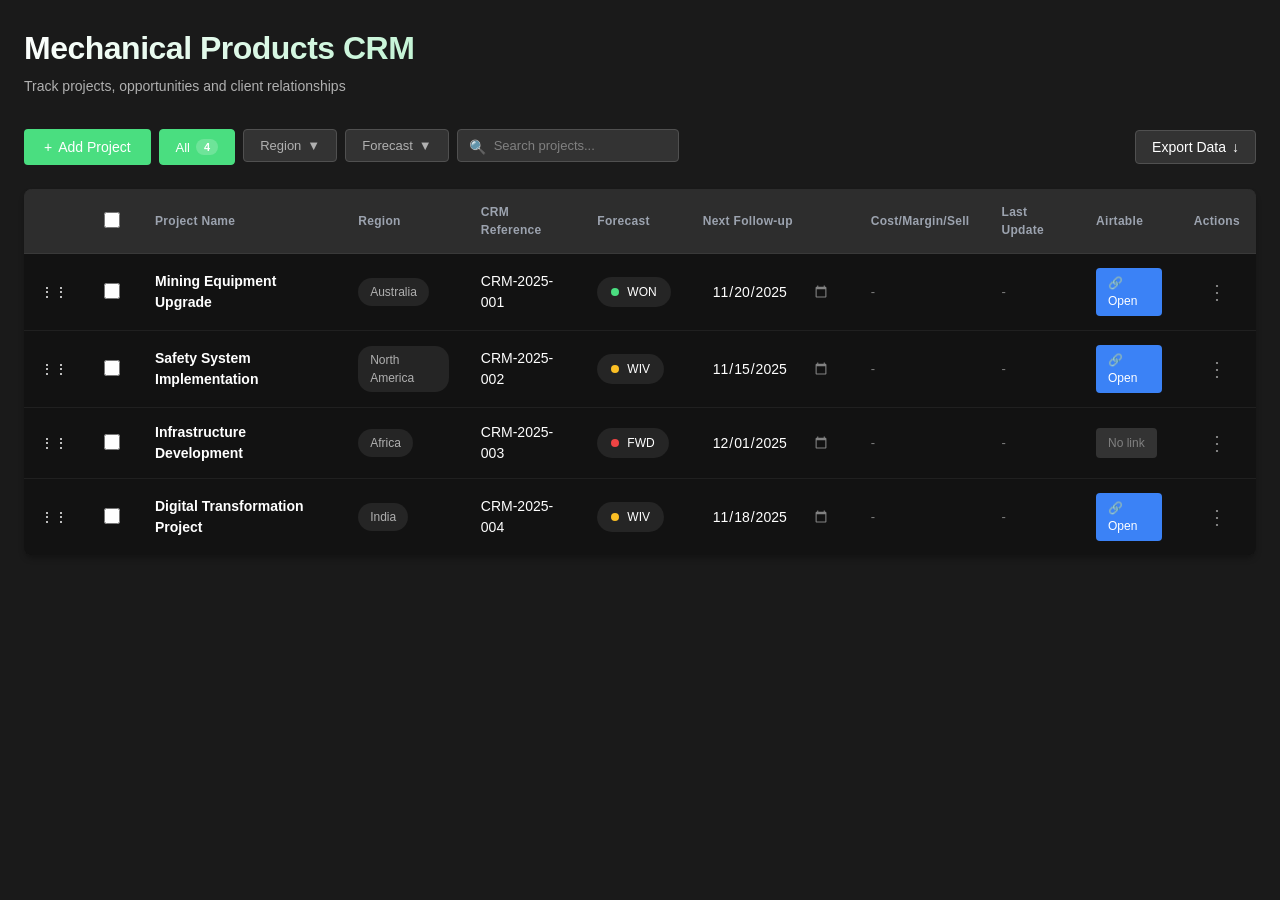
<file: crm-table.html>
<!DOCTYPE html>
<html lang="en">
<head>
    <meta charset="UTF-8">
    <meta name="viewport" content="width=device-width, initial-scale=1.0">
    <title>CRM Projects Table</title>
    <link rel="stylesheet" href="dashboard-styles.css">
    <style>
        .page-header {
            margin-bottom: 32px;
        }

        .page-title {
            font-size: 32px;
            font-weight: 700;
            color: var(--text-primary);
            margin: 0 0 4px 0;
            letter-spacing: -0.5px;
            background: linear-gradient(135deg, var(--text-primary) 0%, var(--accent-success) 100%);
            -webkit-background-clip: text;
            -webkit-text-fill-color: transparent;
            background-clip: text;
        }

        .page-subtitle {
            font-size: 14px;
            color: var(--text-secondary);
            margin: 0;
            font-weight: 400;
        }

        .brand-highlight {
            color: var(--accent-success);
        }

        .form-card {
            background-color: var(--bg-card);
            border-radius: var(--radius-md);
            padding: var(--spacing-lg);
            margin-bottom: var(--spacing-xl);
            box-shadow: var(--shadow-md);
        }

        .form-title {
            font-size: 18px;
            font-weight: 600;
            color: var(--text-primary);
            margin: 0 0 var(--spacing-lg) 0;
        }

        .form-grid {
            display: grid;
            grid-template-columns: repeat(auto-fit, minmax(250px, 1fr));
            gap: var(--spacing-md);
            margin-bottom: var(--spacing-lg);
        }

        .form-group {
            display: flex;
            flex-direction: column;
            gap: 8px;
        }

        .form-label {
            font-size: 14px;
            font-weight: 500;
            color: var(--text-secondary);
        }

        .form-input,
        .form-select {
            padding: 10px 12px;
            background-color: var(--bg-elevated);
            border: 1px solid var(--border-medium);
            border-radius: var(--radius-sm);
            color: var(--text-primary);
            font-size: 14px;
            font-family: var(--font-family);
            transition: all 0.2s;
        }

        .form-input:focus,
        .form-select:focus {
            outline: none;
            border-color: var(--accent-success);
            background-color: var(--bg-secondary);
        }

        .form-input::placeholder {
            color: var(--text-tertiary);
        }

        .form-actions {
            display: flex;
            gap: var(--spacing-sm);
            justify-content: flex-end;
        }

        .btn {
            padding: 10px 20px;
            border-radius: var(--radius-sm);
            font-size: 14px;
            font-weight: 500;
            cursor: pointer;
            transition: all 0.2s;
            border: none;
            font-family: var(--font-family);
        }

        .btn-primary {
            background-color: var(--accent-success);
            color: white;
        }

        .btn-primary:hover {
            background-color: var(--accent-success-dark);
        }

        .btn-secondary {
            background-color: var(--bg-elevated);
            color: var(--text-primary);
            border: 1px solid var(--border-medium);
        }

        .btn-secondary:hover {
            background-color: var(--hover-overlay);
        }

        .link-button {
            display: inline-flex;
            align-items: center;
            gap: 4px;
            padding: 6px 12px;
            background-color: var(--accent-info);
            color: white;
            border-radius: var(--radius-sm);
            font-size: 12px;
            font-weight: 500;
            text-decoration: none;
            transition: all 0.2s;
        }

        .link-button:hover {
            background-color: #2563eb;
            transform: translateY(-1px);
        }

        .link-button.disabled {
            background-color: var(--bg-elevated);
            color: var(--text-tertiary);
            pointer-events: none;
        }

        .editable-date {
            background-color: transparent;
            border: 1px solid transparent;
            padding: 4px 8px;
            border-radius: var(--radius-sm);
            color: var(--text-primary);
            font-size: 14px;
            font-weight: 400;
            font-family: var(--font-family);
            cursor: pointer;
            transition: all 0.2s;
        }

        .editable-date:hover {
            background-color: var(--hover-overlay);
            border-color: var(--border-medium);
        }

        .editable-date:focus {
            outline: none;
            border-color: var(--accent-success);
            background-color: var(--bg-elevated);
        }

        /* Style the calendar icon */
        .editable-date::-webkit-calendar-picker-indicator {
            filter: invert(0.7);
            opacity: 0.7;
            cursor: pointer;
        }

        .editable-date::-webkit-calendar-picker-indicator:hover {
            opacity: 1;
        }

        .forecast-badge {
            display: inline-flex;
            align-items: center;
            gap: 8px;
            padding: 6px 14px;
            border-radius: 16px;
            font-size: 12px;
            font-weight: 500;
            background-color: rgba(255, 255, 255, 0.08);
            color: var(--text-primary);
        }

        .forecast-badge::before {
            content: "";
            display: inline-block;
            width: 8px;
            height: 8px;
            border-radius: 50%;
        }

        .forecast-won::before {
            background-color: var(--accent-success);
        }

        .forecast-wiv::before {
            background-color: var(--accent-warning);
        }

        .forecast-fwd::before {
            background-color: var(--accent-error);
        }

        .forecast-badge {
            cursor: pointer;
            position: relative;
        }

        .forecast-badge:hover {
            background-color: rgba(255, 255, 255, 0.12);
        }

        /* Forecast Dropdown */
        .forecast-dropdown-menu {
            display: none;
            position: absolute;
            top: calc(100% + 4px);
            left: 0;
            background-color: var(--bg-card);
            border: 1px solid var(--border-medium);
            border-radius: var(--radius-sm);
            box-shadow: var(--shadow-lg);
            min-width: 140px;
            z-index: 100;
            padding: 4px;
        }

        .forecast-dropdown-menu.show {
            display: block;
        }

        .forecast-option {
            padding: 8px 12px;
            color: var(--text-primary);
            font-size: 13px;
            cursor: pointer;
            border-radius: var(--radius-sm);
            transition: background-color 0.2s;
            display: flex;
            align-items: center;
            gap: 8px;
        }

        .forecast-option:hover {
            background-color: var(--hover-overlay);
        }

        .forecast-option::before {
            content: "";
            display: inline-block;
            width: 8px;
            height: 8px;
            border-radius: 50%;
        }

        .forecast-option[data-forecast="WON"]::before {
            background-color: var(--accent-success);
        }

        .forecast-option[data-forecast="WIV"]::before {
            background-color: var(--accent-warning);
        }

        .forecast-option[data-forecast="FWD"]::before {
            background-color: var(--accent-error);
        }

        .region-badge {
            display: inline-block;
            padding: 5px 12px;
            border-radius: 14px;
            font-size: 12px;
            font-weight: 500;
            background-color: rgba(255, 255, 255, 0.08);
            color: var(--text-secondary);
        }

        .empty-state {
            text-align: center;
            padding: 48px 24px;
            color: var(--text-tertiary);
        }

        .empty-state-icon {
            font-size: 48px;
            margin-bottom: 16px;
            opacity: 0.5;
        }

        .empty-state-text {
            font-size: 16px;
            margin-bottom: 8px;
        }

        .empty-state-subtext {
            font-size: 14px;
        }

        .table-stats {
            display: flex;
            gap: var(--spacing-md);
            margin-bottom: var(--spacing-md);
            padding: 0 var(--spacing-lg);
        }

        .stat-item {
            font-size: 14px;
            color: var(--text-secondary);
        }

        .stat-value {
            font-weight: 600;
            color: var(--text-primary);
        }

        /* Enhanced Table Styling */
        .data-table {
            background-color: #121212;
        }

        .data-table thead {
            background-color: rgba(255, 255, 255, 0.06);
        }

        .data-table thead tr {
            background-color: rgba(255, 255, 255, 0.06);
        }

        .data-table th {
            padding: 14px 16px;
            font-size: 12px;
            font-weight: 600;
            color: #9ca3af;
            text-transform: none;
            letter-spacing: 0.3px;
            border-bottom: 1px solid rgba(255, 255, 255, 0.06);
        }

        .data-table tbody {
            background-color: #121212;
        }

        .data-table tbody tr {
            background-color: #121212;
            border-bottom: 1px solid rgba(255, 255, 255, 0.06);
        }

        .data-table tbody tr:hover {
            background-color: #1a1a1a;
        }

        .data-table td {
            padding: 14px 16px;
            font-size: 14px;
            color: var(--text-primary);
        }

        .data-table tbody tr:last-child {
            border-bottom: none;
        }

        .cell-drag-handle {
            width: 40px;
            color: var(--text-tertiary);
            font-size: 18px;
            cursor: grab;
            user-select: none;
            text-align: center;
        }

        .cell-checkbox {
            width: 48px;
        }

        .more-options-button {
            color: var(--text-tertiary);
            font-size: 20px;
            padding: 6px;
            line-height: 1;
        }

        .data-table td strong {
            font-weight: 600;
            color: var(--text-primary);
        }

        /* Consistent font for specific columns */
        .data-table td {
            font-size: 14px;
            font-weight: 400;
        }

        .editable-date {
            font-size: 14px;
            font-weight: 400;
        }

        /* Filter Buttons */
        .filter-section {
            display: flex;
            justify-content: space-between;
            align-items: center;
            margin-bottom: var(--spacing-lg);
        }

        .filter-buttons {
            display: flex;
            gap: var(--spacing-sm);
        }

        .filter-btn {
            padding: 8px 16px;
            background-color: var(--bg-elevated);
            border: 1px solid var(--border-medium);
            border-radius: var(--radius-sm);
            color: var(--text-secondary);
            cursor: pointer;
            font-size: 13px;
            font-weight: 500;
            transition: all 0.2s;
            display: flex;
            align-items: center;
            gap: 6px;
        }

        .filter-btn:hover {
            background-color: var(--hover-overlay);
            color: var(--text-primary);
        }

        .filter-btn.active {
            background-color: var(--accent-success);
            border-color: var(--accent-success);
            color: white;
        }

        .filter-count {
            display: inline-block;
            padding: 2px 8px;
            background-color: rgba(0, 0, 0, 0.2);
            border-radius: 10px;
            font-size: 11px;
            font-weight: 600;
        }

        .filter-btn.active .filter-count {
            background-color: rgba(255, 255, 255, 0.2);
        }

        .table-header-actions {
            display: flex;
            gap: var(--spacing-sm);
        }

        /* Search Bar */
        .search-bar {
            position: relative;
            flex: 1;
            max-width: 300px;
        }

        .search-input {
            width: 100%;
            padding: 8px 16px 8px 36px;
            background-color: var(--bg-elevated);
            border: 1px solid var(--border-medium);
            border-radius: var(--radius-sm);
            color: var(--text-primary);
            font-size: 13px;
            font-family: var(--font-family);
            transition: all 0.2s;
        }

        .search-input:focus {
            outline: none;
            border-color: var(--accent-success);
            background-color: var(--bg-secondary);
        }

        .search-input::placeholder {
            color: var(--text-tertiary);
        }

        .search-icon {
            position: absolute;
            left: 12px;
            top: 50%;
            transform: translateY(-50%);
            color: var(--text-tertiary);
            font-size: 14px;
            pointer-events: none;
        }

        /* Dropdown Filter */
        .filter-dropdown {
            position: relative;
        }

        .dropdown-menu {
            display: none;
            position: absolute;
            top: calc(100% + 4px);
            left: 0;
            background-color: var(--bg-card);
            border: 1px solid var(--border-medium);
            border-radius: var(--radius-sm);
            box-shadow: var(--shadow-lg);
            min-width: 180px;
            z-index: 100;
            padding: 4px;
        }

        .dropdown-menu.show {
            display: block;
        }

        .dropdown-item {
            padding: 8px 12px;
            color: var(--text-primary);
            font-size: 13px;
            cursor: pointer;
            border-radius: var(--radius-sm);
            transition: background-color 0.2s;
            display: flex;
            align-items: center;
            justify-content: space-between;
        }

        .dropdown-item:hover {
            background-color: var(--hover-overlay);
        }

        .dropdown-item.active {
            background-color: var(--active-overlay);
            color: var(--accent-success);
        }

        .dropdown-item .checkmark {
            color: var(--accent-success);
            font-size: 14px;
        }

        .filter-btn.has-selection {
            border-color: var(--accent-success);
        }

        /* Modal Styles */
        .modal {
            display: none;
            position: fixed;
            z-index: 1000;
            left: 0;
            top: 0;
            width: 100%;
            height: 100%;
            background-color: rgba(0, 0, 0, 0.7);
            backdrop-filter: blur(4px);
            animation: fadeIn 0.2s ease-out;
        }

        .modal.show {
            display: flex;
            justify-content: center;
            align-items: center;
        }

        .modal-content {
            background-color: var(--bg-card);
            border-radius: var(--radius-lg);
            padding: 0;
            max-width: 700px;
            width: 90%;
            max-height: 90vh;
            overflow-y: auto;
            box-shadow: 0 20px 60px rgba(0, 0, 0, 0.5);
            animation: slideUp 0.3s ease-out;
        }

        .modal-header {
            padding: var(--spacing-lg);
            border-bottom: 1px solid var(--border-subtle);
            display: flex;
            justify-content: space-between;
            align-items: center;
        }

        .modal-title {
            font-size: 20px;
            font-weight: 600;
            color: var(--text-primary);
            margin: 0;
        }

        .modal-close {
            background: none;
            border: none;
            color: var(--text-secondary);
            font-size: 28px;
            cursor: pointer;
            padding: 0;
            width: 32px;
            height: 32px;
            display: flex;
            align-items: center;
            justify-content: center;
            border-radius: var(--radius-sm);
            transition: all 0.2s;
            line-height: 1;
        }

        .modal-close:hover {
            background-color: var(--hover-overlay);
            color: var(--text-primary);
        }

        .modal-body {
            padding: var(--spacing-lg);
        }

        @keyframes fadeIn {
            from {
                opacity: 0;
            }
            to {
                opacity: 1;
            }
        }

        @keyframes slideUp {
            from {
                opacity: 0;
                transform: translateY(20px);
            }
            to {
                opacity: 1;
                transform: translateY(0);
            }
        }

        @keyframes slideInRight {
            from {
                opacity: 0;
                transform: translateX(100px);
            }
            to {
                opacity: 1;
                transform: translateX(0);
            }
        }

        @keyframes slideOutRight {
            from {
                opacity: 1;
                transform: translateX(0);
            }
            to {
                opacity: 0;
                transform: translateX(100px);
            }
        }

        .btn-add-project {
            padding: 10px 20px;
            background-color: var(--accent-success);
            color: white;
            border: none;
            border-radius: var(--radius-sm);
            font-size: 14px;
            font-weight: 500;
            cursor: pointer;
            transition: all 0.2s;
            display: flex;
            align-items: center;
            gap: 6px;
        }

        .btn-add-project:hover {
            background-color: var(--accent-success-dark);
            transform: translateY(-1px);
        }

        .page-header {
            margin-bottom: 32px;
        }
    </style>
</head>
<body>
    <div class="dashboard-container" style="padding: 24px; max-width: 1600px; margin: 0 auto;">
        
        <!-- Page Header -->
        <div class="page-header">
            <h1 class="page-title">Mechanical Products CRM</h1>
            <p class="page-subtitle">Track projects, opportunities and client relationships</p>
        </div>

        <!-- Add Project Modal -->
        <div id="addProjectModal" class="modal">
            <div class="modal-content">
                <div class="modal-header">
                    <h2 class="modal-title">Add New Project</h2>
                    <button class="modal-close" onclick="closeModal()">&times;</button>
                </div>
                <div class="modal-body">
                    <form id="addProjectForm">
                <div class="form-grid">
                    <div class="form-group">
                        <label class="form-label" for="projectName">Project Name *</label>
                        <input 
                            type="text" 
                            id="projectName" 
                            class="form-input" 
                            placeholder="Enter project name"
                            required
                        >
                    </div>

                    <div class="form-group">
                        <label class="form-label" for="region">Region *</label>
                        <select id="region" class="form-select" required>
                            <option value="">Select region...</option>
                            <option value="Africa">Africa</option>
                            <option value="North America">North America</option>
                            <option value="South America">South America</option>
                            <option value="Australia">Australia</option>
                            <option value="India">India</option>
                        </select>
                    </div>

                    <div class="form-group">
                        <label class="form-label" for="crmReference">CRM Reference *</label>
                        <input 
                            type="text" 
                            id="crmReference" 
                            class="form-input" 
                            placeholder="e.g., CRM-2025-001"
                            required
                        >
                    </div>

                    <div class="form-group">
                        <label class="form-label" for="forecast">Forecast *</label>
                        <select id="forecast" class="form-select" required>
                            <option value="">Select forecast...</option>
                            <option value="WON">WON - Won</option>
                            <option value="WIV">WIV - Work in View</option>
                            <option value="FWD">FWD - Forward</option>
                        </select>
                    </div>

                    <div class="form-group">
                        <label class="form-label" for="followUpDate">Next Follow-up Date</label>
                        <input 
                            type="date" 
                            id="followUpDate" 
                            class="form-input"
                        >
                    </div>

                    <div class="form-group">
                        <label class="form-label" for="airtableLink">Airtable Link</label>
                        <input 
                            type="url" 
                            id="airtableLink" 
                            class="form-input" 
                            placeholder="https://airtable.com/..."
                        >
                    </div>
                </div>

                        <div class="form-actions">
                            <button type="button" class="btn btn-secondary" onclick="resetForm()">Clear</button>
                            <button type="submit" class="btn btn-primary">Add Project</button>
                        </div>
                    </form>
                </div>
            </div>
        </div>

        <!-- Filter Section -->
        <div class="filter-section">
            <div class="filter-buttons">
                <button class="btn-add-project" onclick="openModal()">
                    <span>+</span> Add Project
                </button>
                <button class="filter-btn active" data-filter="all">
                    All
                    <span class="filter-count" id="allCount">0</span>
                </button>
                
                <!-- Region Filter -->
                <div class="filter-dropdown">
                    <button class="filter-btn" id="regionFilterBtn" onclick="toggleDropdown('regionDropdown')">
                        Region <span>▼</span>
                    </button>
                    <div class="dropdown-menu" id="regionDropdown">
                        <div class="dropdown-item active" data-value="all" onclick="selectRegion('all')">
                            All Regions
                            <span class="checkmark">✓</span>
                        </div>
                        <div class="dropdown-item" data-value="Africa" onclick="selectRegion('Africa')">
                            Africa
                        </div>
                        <div class="dropdown-item" data-value="North America" onclick="selectRegion('North America')">
                            North America
                        </div>
                        <div class="dropdown-item" data-value="South America" onclick="selectRegion('South America')">
                            South America
                        </div>
                        <div class="dropdown-item" data-value="Australia" onclick="selectRegion('Australia')">
                            Australia
                        </div>
                        <div class="dropdown-item" data-value="India" onclick="selectRegion('India')">
                            India
                        </div>
                    </div>
                </div>

                <!-- Forecast Filter -->
                <div class="filter-dropdown">
                    <button class="filter-btn" id="forecastFilterBtn" onclick="toggleDropdown('forecastDropdown')">
                        Forecast <span>▼</span>
                    </button>
                    <div class="dropdown-menu" id="forecastDropdown">
                        <div class="dropdown-item active" data-value="all" onclick="selectForecast('all')">
                            All Forecasts
                            <span class="checkmark">✓</span>
                        </div>
                        <div class="dropdown-item" data-value="WON" onclick="selectForecast('WON')">
                            WON
                        </div>
                        <div class="dropdown-item" data-value="WIV" onclick="selectForecast('WIV')">
                            WIV
                        </div>
                        <div class="dropdown-item" data-value="FWD" onclick="selectForecast('FWD')">
                            FWD
                        </div>
                    </div>
                </div>

                <!-- Search Bar -->
                <div class="search-bar">
                    <span class="search-icon">🔍</span>
                    <input 
                        type="text" 
                        class="search-input" 
                        id="searchInput" 
                        placeholder="Search projects..."
                        oninput="searchProjects()"
                    >
                </div>
            </div>
            <div class="table-header-actions">
                <button class="action-button">
                    Export Data <span>↓</span>
                </button>
            </div>
        </div>

        <!-- Projects Table -->
        <section class="table-container">
            <div id="tableWrapper">
                <table class="data-table" id="projectsTable">
                    <thead>
                        <tr>
                            <th class="cell-drag-handle"></th>
                            <th class="cell-checkbox">
                                <input type="checkbox" id="selectAll" aria-label="Select all rows">
                            </th>
                            <th>Project Name</th>
                            <th>Region</th>
                            <th>CRM Reference</th>
                            <th>Forecast</th>
                            <th>Next Follow-up</th>
                            <th>Cost/Margin/Sell</th>
                            <th>Last Update</th>
                            <th>Airtable</th>
                            <th>Actions</th>
                        </tr>
                    </thead>
                    <tbody id="projectsTableBody">
                        <!-- Rows will be dynamically added here -->
                    </tbody>
                </table>

                <!-- Empty State -->
                <div id="emptyState" class="empty-state">
                    <div class="empty-state-icon">📋</div>
                    <div class="empty-state-text">No projects yet</div>
                    <div class="empty-state-subtext">Add your first project using the form above</div>
                </div>
            </div>
        </section>
    </div>

    <script>
        // Projects data store
        let projects = [];
        let projectIdCounter = 1;

        // Initialize
        document.addEventListener('DOMContentLoaded', function() {
            loadSampleData();
            renderTable();
            updateStats();
        });

        // Modal functions
        function openModal() {
            document.getElementById('addProjectModal').classList.add('show');
            document.body.style.overflow = 'hidden';
        }

        function closeModal() {
            document.getElementById('addProjectModal').classList.remove('show');
            document.body.style.overflow = 'auto';
        }

        // Close modal on background click
        document.getElementById('addProjectModal').addEventListener('click', function(e) {
            if (e.target === this) {
                closeModal();
            }
        });

        // Close modal on Escape key
        document.addEventListener('keydown', function(e) {
            if (e.key === 'Escape') {
                closeModal();
            }
        });

        // Form submission
        document.getElementById('addProjectForm').addEventListener('submit', function(e) {
            e.preventDefault();
            
            const project = {
                id: projectIdCounter++,
                name: document.getElementById('projectName').value,
                region: document.getElementById('region').value,
                crmReference: document.getElementById('crmReference').value,
                forecast: document.getElementById('forecast').value,
                followUpDate: document.getElementById('followUpDate').value,
                airtableLink: document.getElementById('airtableLink').value,
                costMarginSell: '',
                lastUpdate: '',
                actions: ''
            };

            projects.push(project);
            renderTable();
            updateStats();
            resetForm();
            closeModal();
            
            // Show success feedback
            showNotification('Project added successfully!');
        });

        // Simple notification function
        function showNotification(message) {
            // You can replace this with a better notification system
            const notification = document.createElement('div');
            notification.textContent = message;
            notification.style.cssText = `
                position: fixed;
                top: 20px;
                right: 20px;
                background-color: var(--accent-success);
                color: white;
                padding: 12px 20px;
                border-radius: 8px;
                box-shadow: 0 4px 12px rgba(0, 0, 0, 0.3);
                z-index: 2000;
                animation: slideInRight 0.3s ease-out;
            `;
            document.body.appendChild(notification);
            
            setTimeout(() => {
                notification.style.animation = 'slideOutRight 0.3s ease-out';
                setTimeout(() => notification.remove(), 300);
            }, 3000);
        }

        // Reset form
        function resetForm() {
            document.getElementById('addProjectForm').reset();
        }

        // Render table
        function renderTable() {
            const tbody = document.getElementById('projectsTableBody');
            const emptyState = document.getElementById('emptyState');
            
            if (projects.length === 0) {
                emptyState.style.display = 'block';
                tbody.innerHTML = '';
                return;
            }

            emptyState.style.display = 'none';
            
            tbody.innerHTML = projects.map(project => `
                <tr data-id="${project.id}">
                    <td class="cell-drag-handle">⋮⋮</td>
                    <td class="cell-checkbox">
                        <input type="checkbox" aria-label="Select row">
                    </td>
                    <td><strong>${escapeHtml(project.name)}</strong></td>
                    <td><span class="region-badge">${escapeHtml(project.region)}</span></td>
                    <td>${escapeHtml(project.crmReference)}</td>
                    <td>
                        <div style="position: relative; display: inline-block;">
                            <span class="forecast-badge forecast-${project.forecast.toLowerCase()}" onclick="toggleForecastDropdown(${project.id}, event)">
                                ${escapeHtml(project.forecast)}
                            </span>
                            <div class="forecast-dropdown-menu" id="forecast-dropdown-${project.id}">
                                <div class="forecast-option" data-forecast="WON" onclick="updateForecast(${project.id}, 'WON')">
                                    WON
                                </div>
                                <div class="forecast-option" data-forecast="WIV" onclick="updateForecast(${project.id}, 'WIV')">
                                    WIV
                                </div>
                                <div class="forecast-option" data-forecast="FWD" onclick="updateForecast(${project.id}, 'FWD')">
                                    FWD
                                </div>
                            </div>
                        </div>
                    </td>
                    <td>
                        <input 
                            type="date" 
                            class="editable-date" 
                            value="${project.followUpDate}"
                            onchange="updateFollowUpDate(${project.id}, this.value)"
                        >
                    </td>
                    <td style="color: var(--text-tertiary); font-size: 13px;">-</td>
                    <td style="color: var(--text-tertiary); font-size: 13px;">-</td>
                    <td>
                        ${project.airtableLink 
                            ? `<a href="${escapeHtml(project.airtableLink)}" target="_blank" class="link-button">
                                🔗 Open
                               </a>`
                            : `<span class="link-button disabled">No link</span>`
                        }
                    </td>
                    <td style="text-align: center;">
                        <button class="more-options-button" onclick="showActions(${project.id})">⋮</button>
                    </td>
                </tr>
            `).join('');

            // Re-attach event listeners for checkboxes
            attachCheckboxListeners();
        }

        // Update follow-up date
        function updateFollowUpDate(projectId, newDate) {
            const project = projects.find(p => p.id === projectId);
            if (project) {
                project.followUpDate = newDate;
                updateStats();
            }
        }

        // Filter state
        let currentFilters = {
            region: 'all',
            forecast: 'all',
            search: ''
        };

        // Update statistics
        function updateStats() {
            const total = projects.length;
            document.getElementById('allCount').textContent = total;
        }

        // Show actions menu
        function showActions(projectId) {
            const project = projects.find(p => p.id === projectId);
            if (!project) return;

            const action = confirm(`Actions for "${project.name}":\n\nClick OK to delete this project, or Cancel to close.`);
            
            if (action) {
                projects = projects.filter(p => p.id !== projectId);
                renderTable();
                updateStats();
            }
        }

        // Attach checkbox listeners
        function attachCheckboxListeners() {
            const tableRows = document.querySelectorAll('.data-table tbody tr');
            tableRows.forEach(row => {
                const checkbox = row.querySelector('input[type="checkbox"]');
                if (checkbox) {
                    checkbox.addEventListener('change', function() {
                        if (this.checked) {
                            row.classList.add('selected');
                        } else {
                            row.classList.remove('selected');
                        }
                    });
                }
            });
        }

        // Select all functionality
        document.getElementById('selectAll').addEventListener('change', function() {
            const allCheckboxes = document.querySelectorAll('.data-table tbody input[type="checkbox"]');
            allCheckboxes.forEach(checkbox => {
                checkbox.checked = this.checked;
                const row = checkbox.closest('tr');
                if (this.checked) {
                    row.classList.add('selected');
                } else {
                    row.classList.remove('selected');
                }
            });
        });

        // Dropdown toggle
        function toggleDropdown(dropdownId) {
            const dropdown = document.getElementById(dropdownId);
            const allDropdowns = document.querySelectorAll('.dropdown-menu');
            
            // Close other dropdowns
            allDropdowns.forEach(d => {
                if (d.id !== dropdownId) {
                    d.classList.remove('show');
                }
            });
            
            dropdown.classList.toggle('show');
        }

        // Close dropdowns when clicking outside
        document.addEventListener('click', function(e) {
            if (!e.target.closest('.filter-dropdown')) {
                document.querySelectorAll('.dropdown-menu').forEach(d => d.classList.remove('show'));
            }
        });

        // Select region filter
        function selectRegion(value) {
            currentFilters.region = value;
            
            // Update active state in dropdown
            const items = document.querySelectorAll('#regionDropdown .dropdown-item');
            items.forEach(item => {
                if (item.getAttribute('data-value') === value) {
                    item.classList.add('active');
                    item.innerHTML = item.textContent.replace(' ✓', '') + ' <span class="checkmark">✓</span>';
                } else {
                    item.classList.remove('active');
                    item.innerHTML = item.textContent.replace(' ✓', '');
                }
            });
            
            // Update button appearance
            const btn = document.getElementById('regionFilterBtn');
            if (value === 'all') {
                btn.classList.remove('has-selection');
                btn.innerHTML = 'Region <span>▼</span>';
            } else {
                btn.classList.add('has-selection');
                btn.innerHTML = value + ' <span>▼</span>';
            }
            
            applyFilters();
            document.getElementById('regionDropdown').classList.remove('show');
        }

        // Select forecast filter
        function selectForecast(value) {
            currentFilters.forecast = value;
            
            // Update active state in dropdown
            const items = document.querySelectorAll('#forecastDropdown .dropdown-item');
            items.forEach(item => {
                if (item.getAttribute('data-value') === value) {
                    item.classList.add('active');
                    item.innerHTML = item.textContent.replace(' ✓', '') + ' <span class="checkmark">✓</span>';
                } else {
                    item.classList.remove('active');
                    item.innerHTML = item.textContent.replace(' ✓', '');
                }
            });
            
            // Update button appearance
            const btn = document.getElementById('forecastFilterBtn');
            if (value === 'all') {
                btn.classList.remove('has-selection');
                btn.innerHTML = 'Forecast <span>▼</span>';
            } else {
                btn.classList.add('has-selection');
                btn.innerHTML = value + ' <span>▼</span>';
            }
            
            applyFilters();
            document.getElementById('forecastDropdown').classList.remove('show');
        }

        // Search projects
        function searchProjects() {
            currentFilters.search = document.getElementById('searchInput').value.toLowerCase();
            applyFilters();
        }

        // Apply all filters
        function applyFilters() {
            const rows = document.querySelectorAll('.data-table tbody tr');
            
            rows.forEach(row => {
                const projectId = parseInt(row.getAttribute('data-id'));
                const project = projects.find(p => p.id === projectId);
                
                if (!project) return;
                
                // Check region filter
                const regionMatch = currentFilters.region === 'all' || project.region === currentFilters.region;
                
                // Check forecast filter
                const forecastMatch = currentFilters.forecast === 'all' || project.forecast === currentFilters.forecast;
                
                // Check search filter
                let searchMatch = true;
                if (currentFilters.search) {
                    const searchText = currentFilters.search;
                    searchMatch = (
                        project.name.toLowerCase().includes(searchText) ||
                        project.region.toLowerCase().includes(searchText) ||
                        project.crmReference.toLowerCase().includes(searchText) ||
                        project.forecast.toLowerCase().includes(searchText) ||
                        (project.followUpDate && project.followUpDate.includes(searchText)) ||
                        (project.airtableLink && project.airtableLink.toLowerCase().includes(searchText))
                    );
                }
                
                // Show/hide row based on all filters
                if (regionMatch && forecastMatch && searchMatch) {
                    row.style.display = '';
                } else {
                    row.style.display = 'none';
                }
            });
        }

        // "All" button functionality
        const allButton = document.querySelector('[data-filter="all"]');
        if (allButton) {
            allButton.addEventListener('click', function() {
                // Reset all filters
                currentFilters = {
                    region: 'all',
                    forecast: 'all',
                    search: ''
                };
                
                // Reset dropdowns
                selectRegion('all');
                selectForecast('all');
                document.getElementById('searchInput').value = '';
                
                // Show all rows
                applyFilters();
            });
        }

        // Escape HTML to prevent XSS
        function escapeHtml(unsafe) {
            if (!unsafe) return '';
            return unsafe
                .toString()
                .replace(/&/g, "&amp;")
                .replace(/</g, "&lt;")
                .replace(/>/g, "&gt;")
                .replace(/"/g, "&quot;")
                .replace(/'/g, "&#039;");
        }

        // Load sample data
        function loadSampleData() {
            projects = [
                {
                    id: projectIdCounter++,
                    name: 'Mining Equipment Upgrade',
                    region: 'Australia',
                    crmReference: 'CRM-2025-001',
                    forecast: 'WON',
                    followUpDate: '2025-11-20',
                    airtableLink: 'https://airtable.com/sample1',
                    costMarginSell: '',
                    lastUpdate: '',
                    actions: ''
                },
                {
                    id: projectIdCounter++,
                    name: 'Safety System Implementation',
                    region: 'North America',
                    crmReference: 'CRM-2025-002',
                    forecast: 'WIV',
                    followUpDate: '2025-11-15',
                    airtableLink: 'https://airtable.com/sample2',
                    costMarginSell: '',
                    lastUpdate: '',
                    actions: ''
                },
                {
                    id: projectIdCounter++,
                    name: 'Infrastructure Development',
                    region: 'Africa',
                    crmReference: 'CRM-2025-003',
                    forecast: 'FWD',
                    followUpDate: '2025-12-01',
                    airtableLink: '',
                    costMarginSell: '',
                    lastUpdate: '',
                    actions: ''
                },
                {
                    id: projectIdCounter++,
                    name: 'Digital Transformation Project',
                    region: 'India',
                    crmReference: 'CRM-2025-004',
                    forecast: 'WIV',
                    followUpDate: '2025-11-18',
                    airtableLink: 'https://airtable.com/sample4',
                    costMarginSell: '',
                    lastUpdate: '',
                    actions: ''
                }
            ];
        }
    </script>
</body>
</html>
</file>
<file: dashboard-styles.css>
/**
 * Dashboard Design System CSS
 * Based on the reference dashboard mockup
 * CRM Rev 2 Project
 */

/* ==================== CSS Variables ==================== */
:root {
  /* Background Colors */
  --bg-primary: #1a1a1a;
  --bg-secondary: #2a2a2a;
  --bg-elevated: #333333;
  --bg-card: #2d2d2d;
  
  /* Text Colors */
  --text-primary: #ffffff;
  --text-secondary: #b0b0b0;
  --text-tertiary: #808080;
  --text-muted: #606060;
  
  /* Accent Colors */
  --accent-success: #4ade80;
  --accent-success-dark: #22c55e;
  --accent-success-light: #86efac;
  --accent-warning: #fbbf24;
  --accent-error: #ef4444;
  --accent-info: #3b82f6;
  
  /* Chart Colors */
  --chart-green-light: #86efac;
  --chart-green-medium: #4ade80;
  --chart-green-dark: #22c55e;
  
  /* Border Colors */
  --border-subtle: #404040;
  --border-medium: #505050;
  --border-strong: #606060;
  
  /* Interactive States */
  --hover-overlay: rgba(255, 255, 255, 0.05);
  --active-overlay: rgba(255, 255, 255, 0.1);
  --selected-overlay: rgba(255, 255, 255, 0.15);
  
  /* Shadows */
  --shadow-sm: 0 1px 2px 0 rgba(0, 0, 0, 0.3);
  --shadow-md: 0 4px 6px -1px rgba(0, 0, 0, 0.3);
  --shadow-lg: 0 10px 15px -3px rgba(0, 0, 0, 0.4);
  
  /* Spacing */
  --spacing-xs: 4px;
  --spacing-sm: 8px;
  --spacing-md: 16px;
  --spacing-lg: 24px;
  --spacing-xl: 32px;
  
  /* Border Radius */
  --radius-sm: 4px;
  --radius-md: 8px;
  --radius-lg: 12px;
  
  /* Typography */
  --font-family: -apple-system, BlinkMacSystemFont, 'Segoe UI', 'Roboto', 'Oxygen', 'Ubuntu', 'Cantarell', sans-serif;
}

/* ==================== Base Styles ==================== */
body {
  font-family: var(--font-family);
  background-color: var(--bg-primary);
  color: var(--text-primary);
  margin: 0;
  padding: 0;
  line-height: 1.5;
}

* {
  box-sizing: border-box;
}

/* ==================== KPI Cards ==================== */
.kpi-cards-container {
  display: grid;
  grid-template-columns: repeat(4, 1fr);
  gap: var(--spacing-md);
  margin-bottom: var(--spacing-xl);
}

.kpi-card {
  background-color: var(--bg-card);
  border-radius: var(--radius-md);
  padding: var(--spacing-lg);
  box-shadow: var(--shadow-md);
  transition: transform 0.2s, box-shadow 0.2s;
}

.kpi-card:hover {
  transform: translateY(-2px);
  box-shadow: var(--shadow-lg);
}

.kpi-header {
  font-size: 14px;
  color: var(--text-secondary);
  margin-bottom: var(--spacing-md);
  font-weight: 500;
  text-transform: uppercase;
  letter-spacing: 0.5px;
}

.kpi-value-row {
  display: flex;
  justify-content: space-between;
  align-items: center;
  margin-bottom: var(--spacing-md);
}

.kpi-value {
  font-size: 32px;
  font-weight: 700;
  color: var(--text-primary);
}

.kpi-change {
  display: flex;
  align-items: center;
  gap: 4px;
  font-size: 16px;
  font-weight: 600;
}

.kpi-change.positive {
  color: var(--accent-success);
}

.kpi-change.negative {
  color: var(--accent-error);
}

.trend-icon {
  font-size: 14px;
}

.kpi-description {
  font-size: 14px;
  color: var(--text-secondary);
  margin-bottom: var(--spacing-xs);
}

.kpi-subdescription {
  font-size: 12px;
  color: var(--text-tertiary);
}

/* ==================== Chart Card ==================== */
.chart-card {
  background-color: var(--bg-card);
  border-radius: var(--radius-md);
  padding: var(--spacing-lg);
  box-shadow: var(--shadow-md);
  margin-bottom: var(--spacing-xl);
}

.chart-header {
  display: flex;
  justify-content: space-between;
  align-items: center;
  margin-bottom: var(--spacing-lg);
}

.chart-title-section {
  flex: 1;
}

.chart-title {
  font-size: 20px;
  font-weight: 600;
  color: var(--text-primary);
  margin: 0 0 var(--spacing-xs) 0;
}

.chart-subtitle {
  font-size: 14px;
  color: var(--text-secondary);
}

.chart-time-selector {
  display: flex;
  gap: var(--spacing-sm);
}

.time-button {
  padding: 8px 16px;
  background-color: transparent;
  border: 1px solid var(--border-medium);
  border-radius: var(--radius-sm);
  color: var(--text-secondary);
  cursor: pointer;
  transition: all 0.2s;
  font-size: 14px;
}

.time-button:hover {
  background-color: var(--hover-overlay);
  border-color: var(--border-strong);
}

.time-button.active {
  background-color: var(--active-overlay);
  border-color: var(--accent-success);
  color: var(--text-primary);
}

.chart-area {
  width: 100%;
  height: 300px;
  position: relative;
}

/* ==================== Data Table ==================== */
.table-container {
  background-color: var(--bg-card);
  border-radius: var(--radius-md);
  box-shadow: var(--shadow-md);
  overflow: hidden;
}

.table-tabs {
  display: flex;
  align-items: center;
  border-bottom: 1px solid var(--border-subtle);
  padding: 0 var(--spacing-lg);
}

.tabs-list {
  display: flex;
  gap: var(--spacing-md);
  flex: 1;
}

.tab-button {
  padding: var(--spacing-md) var(--spacing-sm);
  background: none;
  border: none;
  border-bottom: 2px solid transparent;
  color: var(--text-secondary);
  cursor: pointer;
  font-size: 14px;
  transition: all 0.2s;
  position: relative;
}

.tab-button:hover {
  color: var(--text-primary);
}

.tab-button.active {
  color: var(--text-primary);
  border-bottom-color: var(--accent-success);
}

.tab-badge {
  display: inline-block;
  margin-left: 6px;
  padding: 2px 6px;
  background-color: var(--bg-elevated);
  border-radius: 10px;
  font-size: 12px;
}

.table-actions {
  display: flex;
  gap: var(--spacing-sm);
  padding: var(--spacing-md) 0;
}

.action-button {
  padding: 8px 16px;
  background-color: var(--bg-elevated);
  border: 1px solid var(--border-medium);
  border-radius: var(--radius-sm);
  color: var(--text-primary);
  cursor: pointer;
  font-size: 14px;
  transition: all 0.2s;
  display: flex;
  align-items: center;
  gap: 6px;
}

.action-button:hover {
  background-color: var(--hover-overlay);
  border-color: var(--border-strong);
}

.action-button.primary {
  background-color: var(--accent-success);
  border-color: var(--accent-success);
  color: white;
}

.action-button.primary:hover {
  background-color: var(--accent-success-dark);
}

/* Table Styles */
.data-table {
  width: 100%;
  border-collapse: collapse;
  background-color: #121212;
}

.data-table thead {
  background-color: rgba(255, 255, 255, 0.06);
}

.data-table thead tr {
  background-color: rgba(255, 255, 255, 0.06);
}

.data-table th {
  padding: 14px 16px;
  text-align: left;
  font-size: 12px;
  font-weight: 600;
  color: #9ca3af;
  text-transform: none;
  letter-spacing: 0.3px;
  border-bottom: 1px solid rgba(255, 255, 255, 0.06);
}

.data-table tbody {
  background-color: #121212;
}

.data-table tbody tr {
  background-color: #121212;
  border-bottom: 1px solid rgba(255, 255, 255, 0.06);
  transition: background-color 0.2s;
}

.data-table tbody tr:hover {
  background-color: #1a1a1a;
}

.data-table tbody tr.selected {
  background-color: rgba(255, 255, 255, 0.08);
}

.data-table tbody tr:last-child {
  border-bottom: none;
}

.data-table td {
  padding: 14px 16px;
  font-size: 14px;
  font-weight: 400;
  color: var(--text-primary);
  vertical-align: middle;
}

.data-table td strong {
  font-weight: 600;
  color: var(--text-primary);
}

/* Table Cell Types */
.cell-checkbox {
  width: 48px;
}

.cell-checkbox input[type="checkbox"] {
  width: 16px;
  height: 16px;
  cursor: pointer;
  accent-color: var(--accent-success);
}

.cell-drag-handle {
  width: 40px;
  color: var(--text-tertiary);
  cursor: grab;
  font-size: 18px;
  text-align: center;
  user-select: none;
}

.cell-drag-handle:active {
  cursor: grabbing;
}

.cell-status {
  display: inline-flex;
  align-items: center;
  gap: 8px;
  padding: 6px 14px;
  border-radius: 16px;
  font-size: 12px;
  font-weight: 500;
  background-color: rgba(255, 255, 255, 0.08);
}

.status-icon {
  width: 8px;
  height: 8px;
  border-radius: 50%;
  display: inline-block;
}

.status-icon.done {
  background-color: var(--accent-success);
}

.status-icon.in-progress {
  background-color: var(--accent-warning);
}

/* Pill-shaped Badges */
.badge {
  display: inline-block;
  padding: 5px 12px;
  border-radius: 14px;
  font-size: 12px;
  font-weight: 500;
  background-color: rgba(255, 255, 255, 0.08);
  color: var(--text-secondary);
}

.cell-reviewer {
  color: var(--text-secondary);
}

.reviewer-dropdown {
  color: var(--text-tertiary);
  cursor: pointer;
  display: flex;
  align-items: center;
  gap: 4px;
}

.reviewer-dropdown:hover {
  color: var(--text-primary);
}

.cell-more-options {
  width: 40px;
  text-align: center;
}

.more-options-button {
  background: none;
  border: none;
  color: var(--text-tertiary);
  cursor: pointer;
  font-size: 18px;
  padding: 4px;
  transition: color 0.2s;
}

.more-options-button:hover {
  color: var(--text-primary);
}

/* ==================== Responsive Design ==================== */
@media (max-width: 1199px) {
  .kpi-cards-container {
    grid-template-columns: repeat(2, 1fr);
  }
}

@media (max-width: 767px) {
  .kpi-cards-container {
    grid-template-columns: 1fr;
  }
  
  .chart-header {
    flex-direction: column;
    align-items: flex-start;
  }
  
  .chart-time-selector {
    margin-top: var(--spacing-md);
    width: 100%;
  }
  
  .time-button {
    flex: 1;
  }
  
  .table-tabs {
    flex-direction: column;
    align-items: stretch;
  }
  
  .table-actions {
    justify-content: flex-start;
    width: 100%;
  }
  
  .table-container {
    overflow-x: auto;
  }
  
  .data-table {
    min-width: 800px;
  }
}

/* ==================== Utility Classes ==================== */
.text-success {
  color: var(--accent-success);
}

.text-warning {
  color: var(--accent-warning);
}

.text-error {
  color: var(--accent-error);
}

.text-muted {
  color: var(--text-muted);
}

.bg-success {
  background-color: var(--accent-success);
}

.bg-warning {
  background-color: var(--accent-warning);
}

.bg-error {
  background-color: var(--accent-error);
}

/* ==================== Animations ==================== */
@keyframes fadeIn {
  from {
    opacity: 0;
    transform: translateY(10px);
  }
  to {
    opacity: 1;
    transform: translateY(0);
  }
}

.fade-in {
  animation: fadeIn 0.3s ease-out;
}

/* ==================== Accessibility ==================== */
.visually-hidden {
  position: absolute;
  width: 1px;
  height: 1px;
  padding: 0;
  margin: -1px;
  overflow: hidden;
  clip: rect(0, 0, 0, 0);
  white-space: nowrap;
  border-width: 0;
}

button:focus-visible,
input:focus-visible,
select:focus-visible {
  outline: 2px solid var(--accent-success);
  outline-offset: 2px;
}

/* ==================== Print Styles ==================== */
@media print {
  body {
    background-color: white;
    color: black;
  }
  
  .kpi-card,
  .chart-card,
  .table-container {
    box-shadow: none;
    border: 1px solid #ddd;
  }
}
</file>
